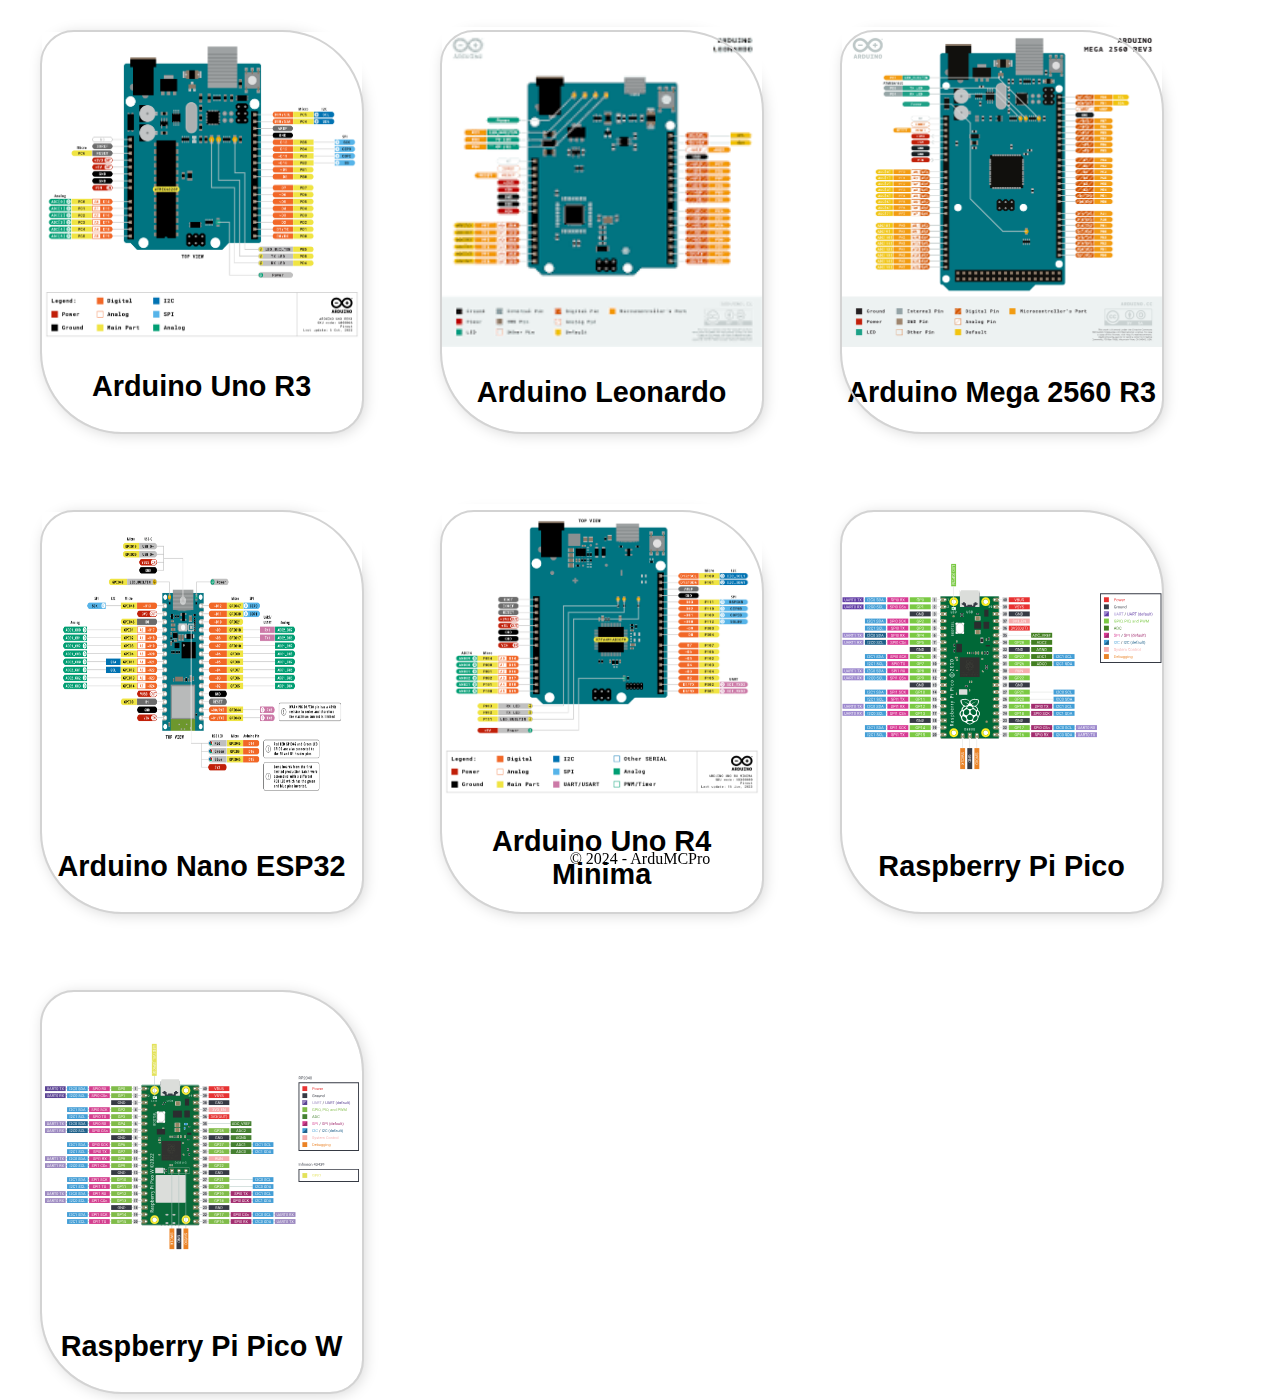
<file: index.html>
<!DOCTYPE html>
<html lang="en">
<head>
    <meta charset="UTF-8">
    <meta name="viewport" content="width=device-width, initial-scale=1.0">
    <title>ArduMCPro - Pinout Web</title>
    <link rel="stylesheet" href="main.css">
</head>
<body>
    <div class="pinout-selector-container" id="pinout-selector-container">
     <div class="pinout-selector" id="pinout-selctor">
     </div>
    </div>
    <div class="pinout-container" id="pinout-container"></div>
    <p class="copyright">&copy; 2024 - ArduMCPro</p>
    <script src="main.js" type="module"></script>
    <script src="PinoutCard.js" type="module"></script>
</body>
</html>
</file>
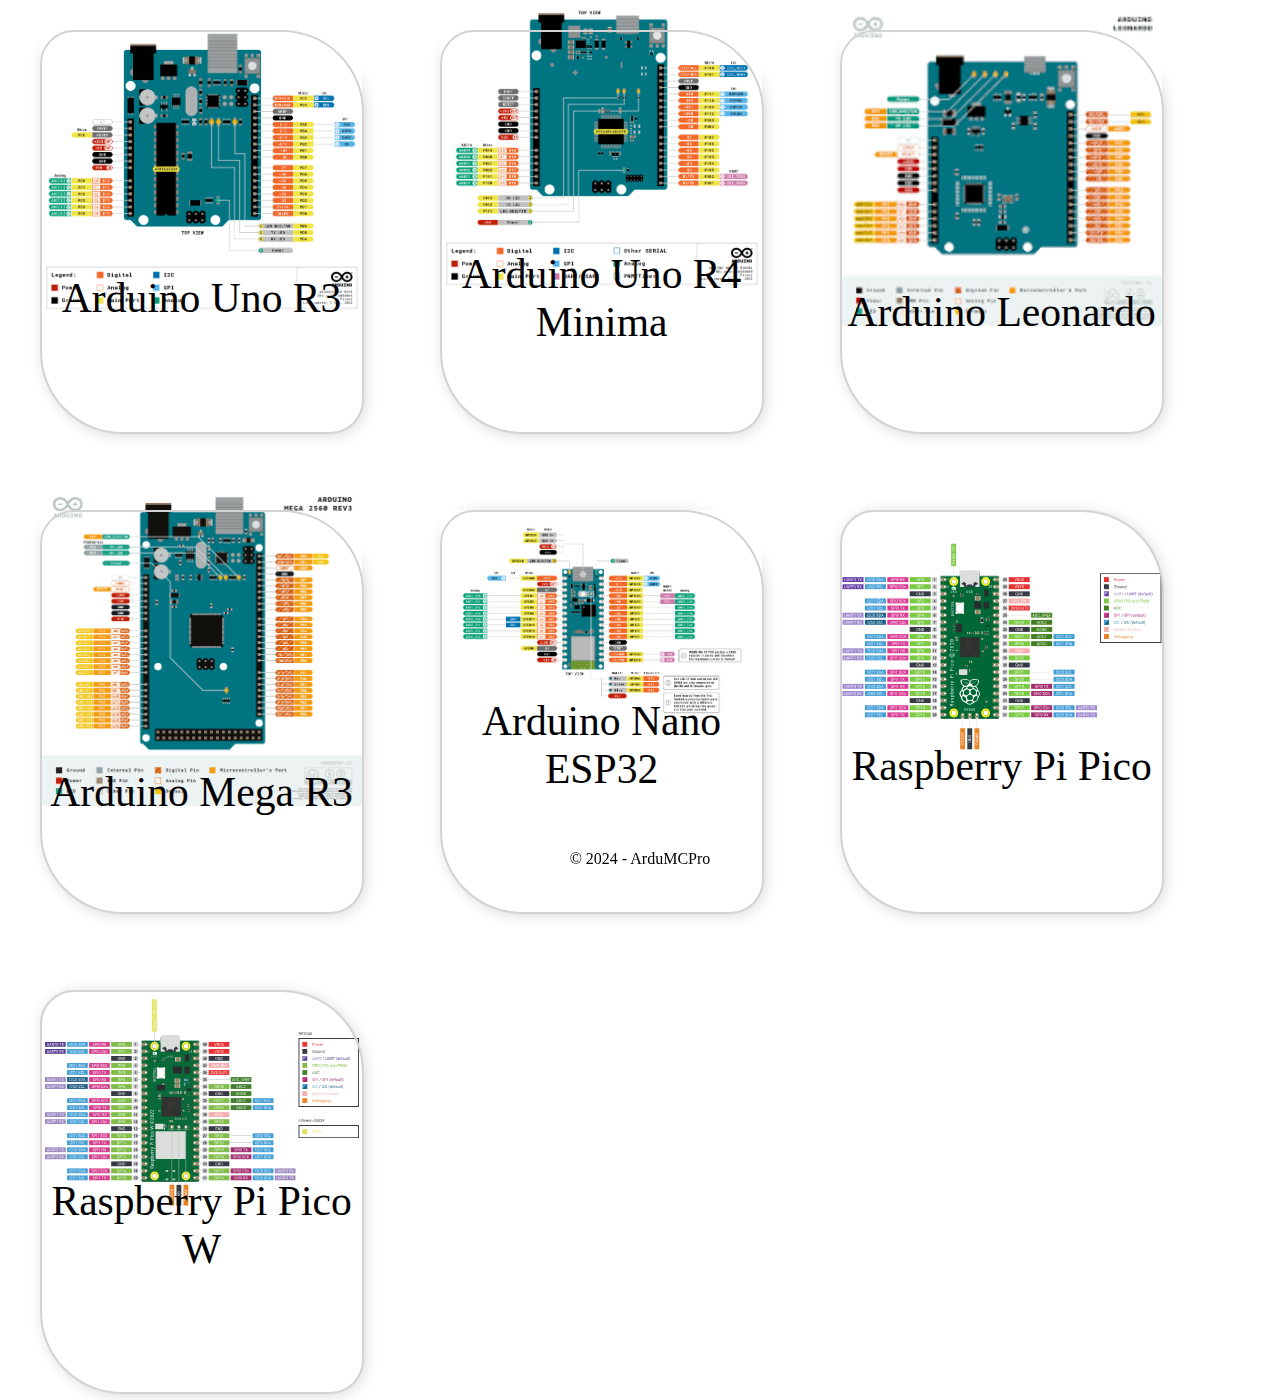
<file: main.html>
<!DOCTYPE html>
<html lang="en">
<head>
    <meta charset="UTF-8">
    <meta name="viewport" content="width=device-width, initial-scale=1.0">
    <title>Pinout - Home</title>
    <link rel="stylesheet" href="main.css">
</head>
<body>
    <div class="pinout-selector-container">
     <div class="pinout-selector">
        <div class="pinout-card" id="pinout-card-0">
            <div class="button" id="pinout-card-0"></div>
             <img src="pinouts/Arduino Uno R3 Pinout.png" class="pinout-thumbnail">
             <p class="pinout-title">Arduino Uno R3</p>
        </div>

        <div class="pinout-card" id="pinout-card-1">
            <div class="button" id="pinout-card-1"></div>
             <img src="pinouts/Arduino Uno R4 Minima Pinout.png" class="pinout-thumbnail">
             <p class="pinout-title">Arduino Uno R4 Minima</p>
        </div>

        <div class="pinout-card" id="pinout-card-2">
            <div class="button" id="pinout-card-2"></div>
             <img src="pinouts/Arduino Leonardo Pinout.png" class="pinout-thumbnail">
             <p class="pinout-title">Arduino Leonardo</p>
        </div>

        <div class="pinout-card" id="pinout-card-3">
            <div class="button" id="pinout-card-3"></div>
             <img src="pinouts/Arduino Mega R3 Pinout.png" class="pinout-thumbnail">
             <p class="pinout-title">Arduino Mega R3</p>
        </div>

        <div class="pinout-card" id="pinout-card-4">
            <div class="button" id="pinout-card-4"></div>
             <img src="pinouts/Arduino Nano ESP32 Pinout.png" class="pinout-thumbnail">
             <p class="pinout-title">Arduino Nano ESP32</p>
        </div>

        <div class="pinout-card" id="pinout-card-5">
            <div class="button" id="pinout-card-5"></div>
             <img src="pinouts/Raspberry Pi Pico Pinout.svg" class="pinout-thumbnail">
             <p class="pinout-title">Raspberry Pi Pico</p>
        </div>

        <div class="pinout-card" id="pinout-card-6">
            <div class="button" id="pinout-card-6"></div>
             <img src="pinouts/Raspberry Pi Pico W Pinout.svg" class="pinout-thumbnail">
             <p class="pinout-title">Raspberry Pi Pico W</p>
        </div>
     </div>
    </div>
    <p class="copyright">&copy; 2024 - ArduMCPro</p>
    <script src="main.js"></script>
</body>
</html>
</file>
<file: main.css>
body {
    background-color: white;
    display: flex;
    align-items: center;
    justify-content: center;
}

.pinout-selector-container {
    display: flex;
    align-items: center;
    justify-content: center;
    gap: 3rem;
}

.pinout-selector {
  display: flex;
  gap: 5rem;
  flex-direction: row;
  flex-wrap: wrap;
  margin-left: 2.1rem;
  margin-top: 1.5rem;
}

.pinout-card {
    width: 20rem;
    height: 25rem;
    display: flex;
    text-align: center;
    align-items: center;
    justify-content: center;
    flex-direction: column;
    outline: solid 2px lightgray;
    border-radius: 2rem 5rem;
    box-shadow: 2px 2px 15px lightgray;
    cursor: pointer;
    transition: all 0.3s;
}

.pinout-card:hover {
    scale: 1.1;
}

.pinout-card .pinout-thumbnail {
    width: 20rem;
    height: 20rem;
}

.pinout-title-home {
    font-size: 1.8rem;
    font-family: 'Lucida Sans', 'Lucida Sans Regular', 'Lucida Grande', 'Lucida Sans Unicode', Geneva, Verdana, sans-serif;
    font-weight: bold;
}


footer {
    display: flex;
    align-items: center;
    justify-content: center;
    text-align: center;
}

.button {
    width: 20rem;
    height: 25rem;
    position: absolute;

}

.copyright {
    position: fixed;
    text-align: center;
    bottom: 1rem;
    font-family: Roboto;
}

.hidden {
    display: none;
}

.pinout-container {
    display: flex;
    flex-direction: row;
}
    
.pinout {
    outline: solid 5px lightgray;
    border-radius: 5rem;
    box-shadow: 2px 2px 15px lightgray;
    min-width: 95vw;
    height: fit-content;
    text-align: center;
}

.pinout-title {
    font-size: 2.6rem;
    position: relative;
    top: -5rem;
    z-index: 1;
}

.pinout-img {
    position: relative;
    top: -9rem;
}

@media only screen and (max-width: 600px) {

    .pinout-img {
        position: relative;
        scale: 42%;
        top: -18rem;
        box-shadow: 2px 2px 15px gray;
        border-radius: 2rem;
    }

    .backButton {
        position: relative !important;
        left: -9rem !important;
        z-index: 2;
        color: lime;
    }

    .pinout-title {
        top: -2rem;
        filter: drop-shadow(2px 2px 15px rgb(160, 160, 160));
    }

    .pinout-description {
        top: 30rem !important;
    }


}

.pinout-description {
    box-shadow: 0px 0px 3px gray;
    position: absolute;
    border-radius: 1rem;
    height: fit-content;
    width: 90vw;
    font-family:'Segoe UI', Tahoma, Geneva, Verdana, sans-serif;
    top: 43rem;
    margin-left: auto;
    margin-right: auto;
    left: 0;
    right: 0;
}

.pinout-img {
    height: 95vh;
}

.backButton {
    appearance: none;
    outline: none;
    height: 4rem;
    width: 8rem;
    border: none;
    background-color: transparent;
    font-weight: bold;
    font-size: 2rem;
    cursor: pointer;
    transition: all 0.3s;
    margin-left: 1rem;
    position: relative;
    left: -36rem;
    z-index: 100;
}

.backButton:hover {
    scale: 1.1;
}
</file>
